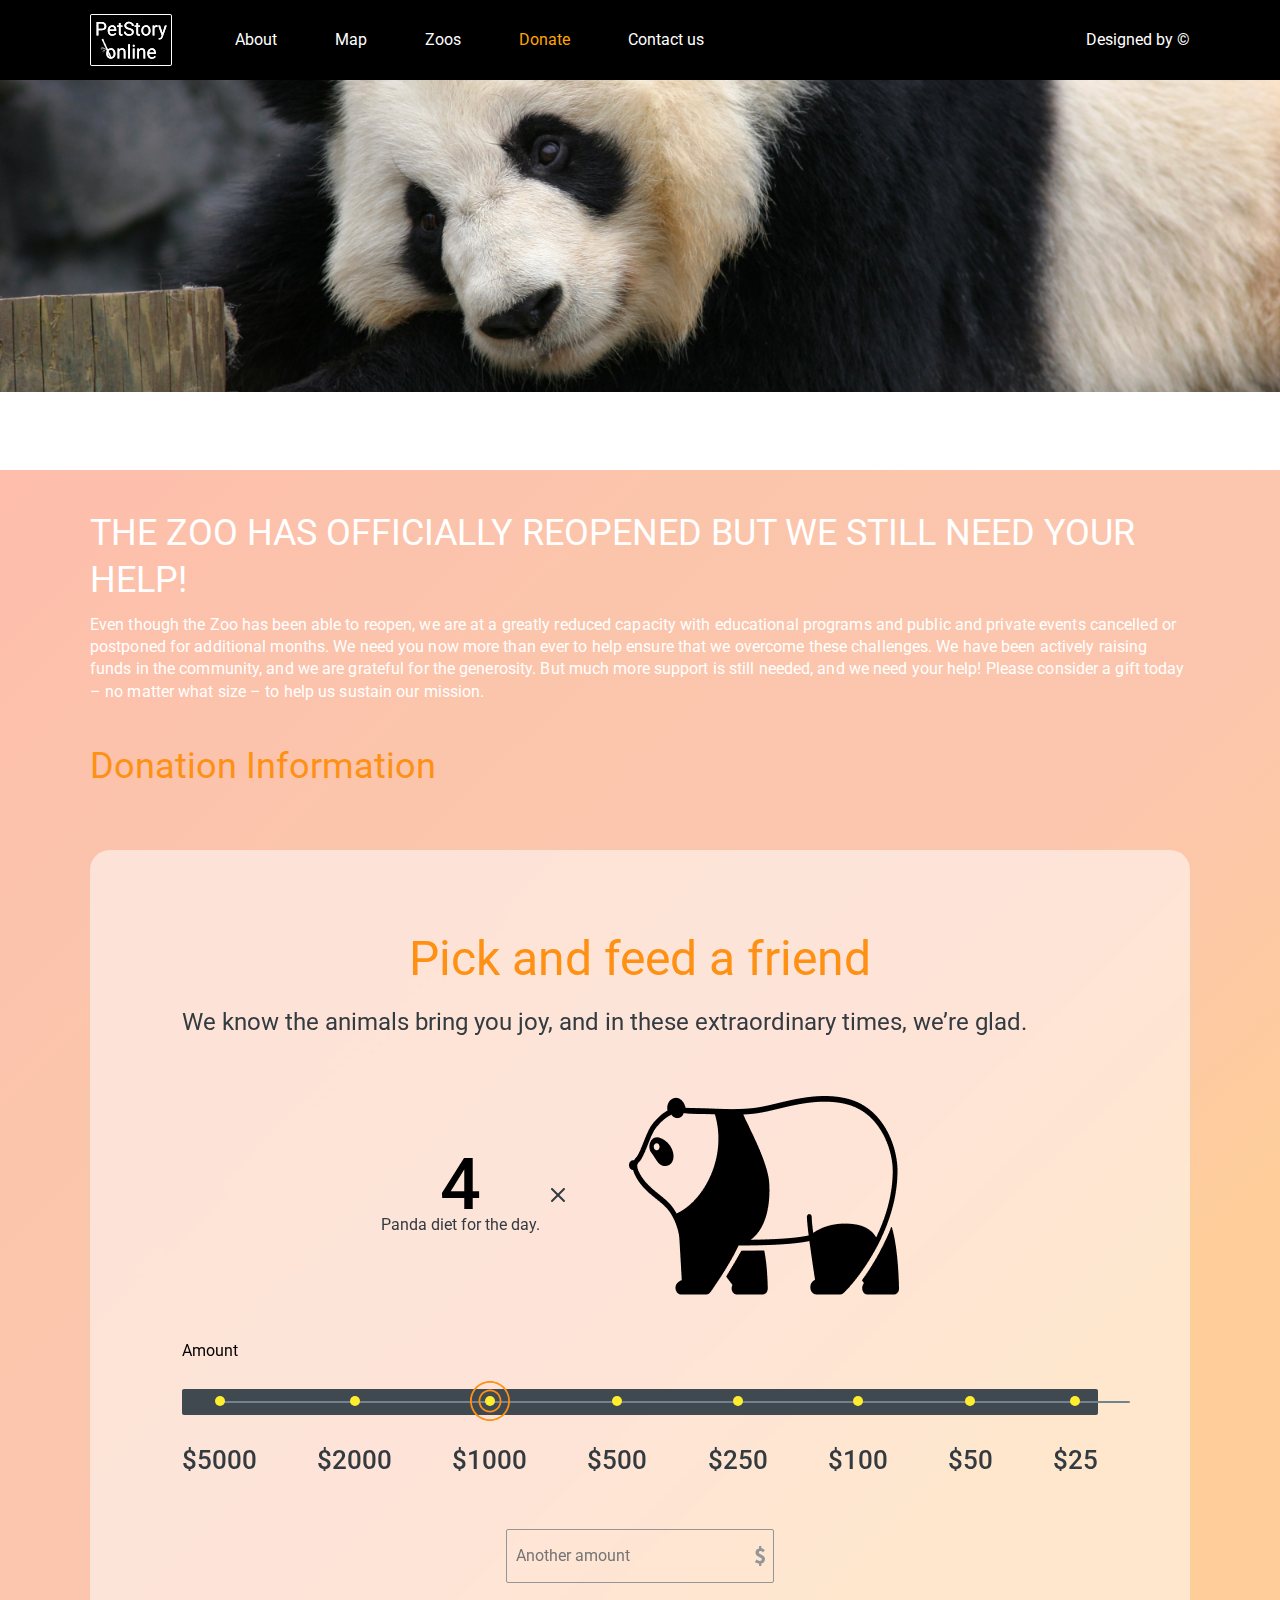
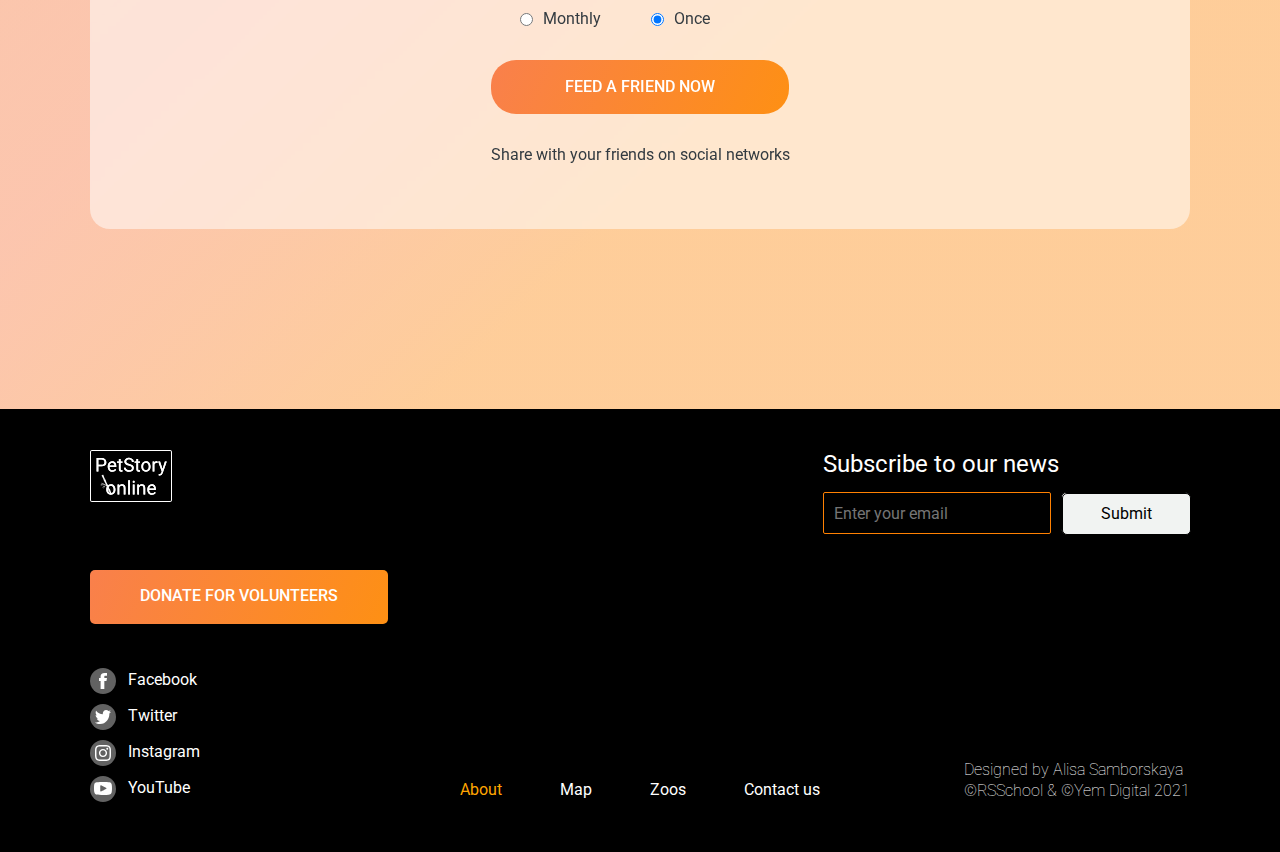
<file: pages/donate/index.html>
<!DOCTYPE html>
<html lang="en">

<head>
	<meta charset="UTF-8">
	<meta http-equiv="X-UA-Compatible" content="IE=edge">
	<meta name="viewport" content="width=device-width, initial-scale=1.0">
	<link rel="stylesheet" href="../../assets/styles/css/style_donate.css">
	<title>PetStory</title>
</head>

<body>
	<div class="wrapper">
		<header class="header">
			<div class="header__container">
				<div class="header__body">
					<a href="../../pages/main/index.html" class="header__logo"><img
							src="../../assets/images/header/logo_header.svg" alt=""></a>
					<a href="" class="header__logo-mobile"><img src="../../assets/images/header/logo_header-640.svg"
							alt=""></a>
					<h1 class="header__h1">PetStory Online</h1>
					<nav class="header__menu menu">
						<div class="menu__body">
							<ul class="menu__list">
								<li class="menu__item"><a href="../../pages/main/index.html" class="menu__link">About</a>
								</li>
								<li class="menu__item"><a href="#" class="menu__link">Map</a></li>
								<li class="menu__item"><a href="#" class="menu__link">Zoos</a></li>
								<li class="menu__item"><a href="../../pages/donate/index.html" class="menu__link act">Donate</a>
								</li>
								<li class="menu__item"><a href="#" class="menu__link">Contact us</a></li>
							</ul>
						</div>
						<div class="menu__design"><a href="https://www.figma.com/file/jfEFwkXVj1WRq7sUHDr8os/PetStory-online"
								class="menu__link">Designed by ©</a></div>
						<div class="menu__icon">
							<span></span>
						</div>
					</nav>
				</div>
			</div>
		</header>
		<main class="main">
			<div class="main_container">
				<div class="main__body"></div>
			</div>
		</main>
		<section class="section__donate donate__section">
			<div class="donate__container">
				<div class="donate__body">
					<div class="donate__text-block text-block">
						<h2 class="text-block__title">THE ZOO HAS OFFICIALLY REOPENED BUT WE STILL NEED YOUR HELP!</h2>
						<div class="text-block__text">Even though the Zoo has been able to reopen, we are at a greatly reduced capacity with educational programs and public and private events cancelled or postponed for additional months. We need you now more than ever to help ensure that we overcome these challenges. We have been actively raising funds in the community, and we are grateful for the generosity. <span>But much more support is still needed, and we need your help! Please consider a gift today – no matter what size – to help us sustain our mission.</span></div>
						<h2 class="text-block__tittle-ogange">Donation Information</h2>
					</div>
					<div class="donate__block block-donate">
						<div class="block-donate__text-block">
							<h2 class="block-donate__text-title">Pick and feed a friend</h2>
							<div class="block-donate__text-subtitle">We know the animals bring you joy, and in these extraordinary times, we’re glad.</div>
						</div>
						<div class="block-donate__panda-gif">
							<div class="block-donate__panda-item">
								<div class="block-donate__panda-number">4</div>
								<div class="block-donate__panda-text">Panda diet for the day.</div>
							</div>
							<div class="block-donate__panda-to">
								<img src="../../assets/images/dotate/donate/x_icon.svg" alt="">
							</div>
							<div class="block-donate__panda-image">
								<img src="../../assets/images/dotate/donate/panda.png" alt="">
							</div>
						</div>
						<div class="block-donate__panda-donate-line panda-donate-line">
							<div class="panda-donate-line__text">Amount</div>
							<div class="panda-donate-line__donate-line">
								<div class="donate-line__block">
									<a href="#">
									<div class="donate-line__frame"><div class="donate-line__circle"></div></div>
									</a>
									<div class="donate-line__number">$5000</div>
								</div>
								<div class="donate-line__block">
									<a href="#">
									<div class="donate-line__frame"><div class="donate-line__circle"></div></div>
									</a>
									<div class="donate-line__number">$2000</div>
								</div>
								<div class="donate-line__block">
									<a href="#">	
									<div class="donate-line__frame">
										<img src="../../assets/images/dotate/donate/roller_icon.svg" alt="">
										<div class="donate-line__circle"></div>
									</div>
									</a>
									<div class="donate-line__number">$1000</div>
								</div>
								<div class="donate-line__block">
									<a href="#">
									<div class="donate-line__frame"><div class="donate-line__circle"></div></div>
									</a>
									<div class="donate-line__number">$500</div>
								</div>
								<div class="donate-line__block">
									<a href="#">
									<div class="donate-line__frame"><div class="donate-line__circle"></div></div>
									</a>
									<div class="donate-line__number">$250</div>
								</div>
								<div class="donate-line__block">
									<a href="#">
									<div class="donate-line__frame"><div class="donate-line__circle"></div></div>
									</a>
									<div class="donate-line__number">$100</div>
								</div>
								<div class="donate-line__block">
									<a href="#">
									<div class="donate-line__frame"><div class="donate-line__circle"></div></div>
									</a>
									<div class="donate-line__number">$50</div>
								</div>
								<div class="donate-line__block">
									<a href="#">
									<div class="donate-line__frame"><div class="donate-line__circle"></div></div>
									</a>
									<div class="donate-line__number">$25</div>
								</div>
							</div>
						</div>
						<form action="#" class="block-donate__form form-donate-block">
							<input type="number" min="1" max="5" placeholder="Another amount" class="form-donate-block__input">
							<div class="form-donate-block__radio-block">
								<input type="radio" name="donate" value="Monthly" class="form-donate-block__radio-check">
								<div class="form-donate-block__radio-text">Monthly</div>
								<input type="radio" name="donate" value="Once" checked class="form-donate-block__radio-check">
								<div class="form-donate-block__radio-text">Once</div>
							</div>
							<div class="form-donate-block__button button">
								<button type="submit" value="Submit" class="button__button-circle">Feed a friend now</button>
							</div>
						</form>
						<div class="block-donate__panda-text">Share with your friends on social networks </div>
					</div>
				</div>
			</div>
		</section>
		<footer class="footer">
			<div class="footer__container">
				 <div class="footer__body">
					  <div class="footer__part1 part1__footer">
							<a href="" class="part1__logo">
								 <img src="../../assets/images/footer/logo_header.svg" alt="">
							</a>
							<div class="part1__button button">
								 <button onclick="location.href='../../pages/donate/index.html'" type="button" class="button__button-rectangle">donate for volunteers</button>
							</div>
							<div class="part1__icons">
								 <a href="" class="part1__icon-body" >
									  <div class="part1__icon-logo">
											<img src="../../assets/images/footer/icon_facebook.svg" alt="">
									  </div>
									  <div class="part1__icon-name">Facebook</div>
								 </a>
								 <a href="" class="part1__icon-body" >
									  <div class="part1__icon-logo">
											<img src="../../assets/images/footer/icon_twiter.svg" alt="">
									  </div>
									  <div class="part1__icon-name">Twitter</div>
								 </a>
								 <a href="" class="part1__icon-body" >
									  <div class="part1__icon-logo">
											<img src="../../assets/images/footer/icon_instagram.svg" alt="">
									  </div>
									  <div class="part1__icon-name">Instagram</div>
								 </a>
								 <a href="" class="part1__icon-body" >
									  <div class="part1__icon-logo">
											<img src="../../assets/images/footer/icon_youtube.svg" alt="">
									  </div>
									  <div class="part1__icon-name">YouTube</div>
								 </a>
							</div>
					  </div>
					  <div class="footer__menu menu-footer">
							<div class="menu-footer__body">
								 <ul class="menu-footer__list">
									  <li class="menu-footer__item"><a href="#" class="menu__link act">About</a></li>
									  <li class="menu-footer__item"><a href="#" class="menu__link">Map</a></li>
									  <li class="menu-footer__item"><a href="#" class="menu__link">Zoos</a></li>
									  <li class="menu-footer__item"><a href="#" class="menu__link">Contact us</a></li>
								 </ul>
							</div>
					  </div>
					  <div class="footer__part3">
							<div class="footer__form">
								 <div class="footer__subscribe-text">Subscribe to our news</div>
								 <form action="" class="footer__subscribe-form subscribe-form">
								 <input type="email" placeholder="Enter your email" class="subscribe-form__input">
								 <div class="subscribe-form__button button-subscribe">
									  <button class="button-subscribe button-rectangle">Submit</button>
								 </div>
							</form>
							</div>
							<div class="footer__author">
								 <div class="footer__designed">Designed by Alisa Samborskaya</div>
								 <div class="footer__rss">©RSSchool & ©Yem Digital 2021</div>
							</div>
					  </div>
				 </div>
			</div>
	  </footer>
	</div>
	<!-- <script src="script.js"></script> -->
</body>

</html>
</file>
<file: assets/styles/css/style_donate.css>
@import url(https://fonts.googleapis.com/css?family=Roboto:100,300,regular,500,700);
* {
  padding: 0;
  margin: 0;
  border: 0;
}

*, *:before, *:after {
  box-sizing: border-box;
}

:focus, :active {
  outline: none;
}

a:focus, a:active {
  outline: none;
}

nav, footer, header, aside {
  display: block;
}

html, body {
  height: 100%;
  width: 100%;
  font-size: 100%;
  line-height: 1;
  -ms-text-size-adjust: 100%;
  -moz-text-size-adjust: 100%;
  -webkit-box-size-adjust: 100%;
}

input, button, textarea {
  font-family: inherit;
}

input::-ms-clear {
  display: none;
}

button {
  cursor: pointer;
}

button::-moz-focus-inner {
  padding: 0;
  border: 0;
}

a, a:visited {
  text-decoration: none;
}

a:hover {
  text-decoration: none;
}

ul, li {
  list-style: none;
}

img {
  vertical-align: top;
}

h1, h2, h3, h4, h5, h6 {
  font-size: inherit;
  font-weight: inherit;
}

body {
  color: #000000;
  font-size: 16px;
  font-family: "Roboto";
}
body._lock {
  overflow: hidden;
}

.wrapper {
  width: 100%;
  min-height: 100%;
  overflow: hidden;
  display: flex;
  flex-direction: column;
}

[class*=__container] {
  max-width: 1340px;
  padding: 0px 90px;
  margin: 0px auto;
}
@media (max-width: 1160px) {
  [class*=__container] {
    max-width: 1160px;
    padding: 0px 30px;
  }
}
@media (max-width: 760px) {
  [class*=__container] {
    max-width: 760px;
    padding: 0px 20px;
  }
}

.page {
  flex: 1 1 auto;
}

.header {
  position: absolute;
  top: 0;
  left: 0;
  width: 100%;
  background-color: #000000;
  z-index: 10;
}
.header__body {
  display: flex;
  align-items: center;
  height: 80px;
}
@media (max-width: 640px) {
  .header__body {
    height: 34px;
  }
}
.header__h1 {
  display: none;
}
@media (max-width: 640px) {
  .header__logo {
    display: none;
  }
}
.header__logo-mobile {
  display: none;
}
@media (max-width: 640px) {
  .header__logo-mobile {
    display: block;
  }
}
.menu {
  display: flex;
  justify-content: space-between;
  width: 100%;
}
@media (max-width: 640px) {
  .menu {
    justify-content: end;
  }
}
.menu__body {
  margin: 0px 0px 0px 63px;
  flex: 1 1 60%;
}
@media (max-width: 640px) {
  .menu__body {
    display: none;
  }
}
.menu__list {
  display: flex;
  gap: 58px;
}
@media (max-width: 1000px) {
  .menu__list {
    gap: 3vw;
  }
}
.menu__link {
  position: relative;
  font-size: 16px;
  line-height: 140%;
  color: #FFFFFF;
}
.menu__link:hover::after {
  content: "";
  position: absolute;
  left: 0;
  bottom: -5px;
  width: 100%;
  height: 3px;
  background-color: #FE9013;
}
.menu__link.act {
  color: orange;
}
@media (max-width: 640px) {
  .menu__design {
    display: none;
  }
}
@media (max-width: 640px) {
  .menu__icon {
    display: block;
    position: relative;
    width: 18px;
    height: 10px;
    z-index: 3;
  }
  .menu__icon span, .menu__icon::before, .menu__icon::after {
    position: absolute;
    left: 0;
    content: "";
    background-color: #ffffff;
    height: 2px;
    border-radius: 2px;
    width: 100%;
    transition: all 0.3s ease 0s;
  }
  .menu__icon::before {
    top: 0;
  }
  .menu__icon::after {
    top: 100%;
  }
  .menu__icon span {
    top: 50%;
  }
}

.main {
  margin-top: 80px;
  width: 100%;
  height: 390px;
  background: url("../../images/dotate/main/panda_bg.jpg") 0 0/100% auto no-repeat;
}
.donate__section {
  background: linear-gradient(315.75deg, rgba(254, 210, 144, 0.7) 30.06%, #FEBDAB 100.95%, rgba(254, 210, 144, 0.7) 106.36%), linear-gradient(315.75deg, rgba(254, 189, 171, 0.74) 30.06%, rgba(243, 169, 248, 0.66) 50.74%, #E0D8F0 80.49%, #EAF7FE 127.9%, #EAF7FE 149.54%), linear-gradient(315.75deg, rgba(254, 189, 171, 0.74) 30.06%, rgba(243, 169, 248, 0.66) 50.74%, #E0D8F0 80.49%, #EAF7FE 127.9%, #EAF7FE 149.54%);
}
.text-block {
  padding: 40px 0px 60px 0px;
}
.text-block__title {
  font-size: 36px;
  line-height: 130%;
  color: #FFFFFF;
}
.text-block__text {
  padding: 10px 0px 40px 0px;
  font-weight: 400;
  font-size: 16px;
  line-height: 140%;
  color: #FFFFFF;
  letter-spacing: 0.1px;
}
.text-block__text.span {
  font-weight: 500;
}
.text-block__tittle-ogange {
  font-size: 36px;
  line-height: 130%;
  color: #FE9013;
}

.block-donate {
  margin-bottom: 180px;
  padding: 40px 92px 62px;
  background: rgba(255, 255, 255, 0.52);
  -webkit-backdrop-filter: blur(2px);
          backdrop-filter: blur(2px);
  border-radius: 20px;
  display: flex;
  flex-direction: column;
}
.block-donate__text-block {
  padding-top: 40px;
  padding-bottom: 60px;
}
.block-donate__text-title {
  font-size: 48px;
  line-height: 120%;
  color: #FE9013;
  text-align: center;
  padding-bottom: 20px;
}
.block-donate__text-subtitle {
  font-size: 24px;
  line-height: 120%;
  color: #333B41;
  text-align: left;
}
.block-donate__panda-gif {
  display: flex;
  align-items: center;
  justify-content: center;
  padding-bottom: 48px;
}
.block-donate__panda-number {
  font-weight: 500;
  font-size: 72px;
  line-height: 80%;
  text-transform: uppercase;
  color: #000000;
  text-align: center;
}
.block-donate__panda-text {
  font-size: 16px;
  line-height: 140%;
  color: #333B41;
  text-align: center;
}
.block-donate__panda-to {
  padding: 0px 64px 0px 11px;
}
.block-donate__input-block {
  display: flex;
  align-items: center;
  gap: 50px;
}
.block-donate__input-radio {
  font-size: 16px;
  line-height: 140%;
  color: #333B41;
}
.block-donate__input-radio.type-input {
  padding-left: 10px;
}
.block-donate__button {
  text-align: center;
  margin: 30px 0px;
}

.button .button__button-circle {
  color: #ffffff;
  font-weight: 500;
  font-size: 16px;
  line-height: 140%;
  text-transform: uppercase;
  width: 298px;
  height: 54px;
  background: linear-gradient(113.96deg, #F9804B 1.49%, #FE9013 101.44%);
  border-radius: 25px;
  transition: all 0.3s ease 0s;
}
.button .button__button-circle:hover {
  transform: scale(1.05);
  background: linear-gradient(#E47209, #E47209);
}
.button .button__button-circle:active {
  transform: scale(1);
  background: linear-gradient(#4B9200, #4B9200);
}
.button .button__button-rectangle {
  color: #ffffff;
  font-weight: 500;
  font-size: 16px;
  line-height: 140%;
  text-transform: uppercase;
  width: 298px;
  height: 54px;
  background: linear-gradient(113.96deg, #F9804B 1.49%, #FE9013 101.44%);
  border-radius: 5px;
  transition: all 0.3s ease 0s;
}
.button .button__button-rectangle:hover {
  transform: scale(1.05);
  background: linear-gradient(#E47209, #E47209);
}
.button .button__button-rectangle:active {
  transform: scale(1);
  background: linear-gradient(#4B9200, #4B9200);
}

.block-donate__form {
  text-align: center;
}

.form-donate-block__input {
  width: 268px;
  height: 54px;
  border: 1px solid #929699;
  border-radius: 2px;
  background: url("../../../assets/images/dotate/donate/dollar_icon.svg") 248px 50% no-repeat;
  padding: 0px 0px 0px 9px;
  font-size: 16px;
  line-height: 140%;
  color: #929699;
}
.form-donate-block__input::-webkit-outer-spin-button, .form-donate-block__input::-webkit-inner-spin-button {
  -webkit-appearance: none;
  margin: 0;
}
.form-donate-block__input[type=number] {
  -moz-appearance: textfield;
}
.form-donate-block__radio-block {
  display: flex;
  align-items: center;
  justify-content: center;
  padding: 25px 0px 30px 0px;
}
.form-donate-block__radio-check {
  cursor: pointer;
}
.form-donate-block__radio-text {
  padding: 0px 50px 0px 10px;
  font-size: 16px;
  line-height: 140%;
  color: #333B41;
}
.form-donate-block__button {
  margin-bottom: 30px;
}

.block-donate__panda-donate-line {
  margin-bottom: 50px;
}

.panda-donate-line {
  max-width: 1000px;
}
.panda-donate-line__text {
  margin-bottom: 22px;
}
.panda-donate-line__donate-line {
  position: relative;
  display: flex;
  justify-content: space-between;
  width: 100%;
}
.panda-donate-line__donate-line::before {
  position: absolute;
  content: "";
  width: 100%;
  height: 26px;
  top: 8px;
  left: 0;
  background: #404950;
  border-radius: 2px;
  z-index: 0;
}
.panda-donate-line__donate-line::after {
  position: absolute;
  content: "";
  width: 910px;
  height: 2px;
  top: 20px;
  left: 38px;
  background: #72828E;
  border-radius: 2px;
  z-index: 0;
}

.donate-line {
  position: relative;
  margin-top: 10px;
}
.donate-line__locator {
  position: absolute;
}
.donate-line a {
  cursor: pointer;
}
.donate-line__block {
  display: flex;
  flex-direction: column;
  align-items: center;
  gap: 21px;
}
.donate-line__frame {
  display: flex;
  justify-content: center;
  align-items: center;
  position: relative;
  width: 40px;
  height: 40px;
  z-index: 2;
}
.donate-line__circle {
  position: relative;
  width: 10px;
  height: 10px;
  border-radius: 50%;
  background-color: #FFEE2E;
  z-index: 5;
}
.donate-line__number {
  font-weight: 500;
  font-size: 26px;
  line-height: 140%;
  text-transform: uppercase;
  color: #333B41;
}

.footer {
  background-color: #000000;
}
.footer__body {
  display: flex;
  margin-top: 41px;
  margin-bottom: 50px;
}
.footer__part1 {
  flex: 0 1 33.333%;
}
.footer__menu {
  flex: 0 1 33.333%;
}
.footer__part3 {
  flex: 0 1 33.333%;
  display: flex;
  flex-direction: column;
  align-items: end;
  justify-content: space-between;
}
.footer__subscribe-text {
  font-size: 24px;
  line-height: 120%;
  color: #FFFFFF;
}
.footer__author {
  font-weight: 100;
  font-size: 16px;
  line-height: 130%;
  color: #FFFFFF;
}
.part1__logo {
  display: block;
}
.part1__button {
  margin: 68px 0px 44px 0px;
}
.part1__icons {
  display: flex;
  flex-direction: column;
  gap: 10px;
}
.part1__icon-body {
  display: flex;
  align-items: center;
  gap: 12px;
}
.part1__icon-logo {
  display: flex;
  justify-content: center;
  align-items: center;
  width: 26px;
  height: 26px;
  border-radius: 50%;
  background: rgba(196, 196, 196, 0.5);
}
.part1__icon-logo:hover {
  background: #4B9200;
}
.part1__icon-name {
  font-size: 16px;
  line-height: 140%;
  color: #FFFFFF;
}
.part1__icon-name:hover {
  color: #4B9200;
}

.menu-footer {
  display: flex;
  flex-direction: column;
  justify-content: end;
}
.menu-footer__list {
  display: flex;
  gap: 58px;
  justify-content: center;
}
.menu-footer__link.act {
  color: orange;
}
.subscribe-form {
  display: flex;
  justify-content: end;
  gap: 10px;
  margin-top: 14px;
}
.subscribe-form__input {
  width: 228px;
  height: 42px;
  border: 1px solid #ff8102;
  border-radius: 2px;
  background-color: #000000;
  font-size: 16px;
  line-height: 140%;
  color: #BDBDBD;
  padding: 0px 7px 0px 10px;
}
.subscribe-form__input:focus {
  border: 1px solid #4B9200;
}
.subscribe-form__button {
  width: 129px;
  height: 42px;
}

.button-subscribe {
  width: 129px;
  height: 42px;
  background: #F1F3F2;
  border: 1px solid #000;
  border-radius: 5px;
  font-size: 16px;
  line-height: 140%;
  color: #000;
}
.button-subscribe:hover {
  color: #4B9200;
  border: 1px solid #4B9200;
}
.button-subscribe:active {
  color: #4B9200;
  border: 1px solid #4B9200;
}
</file>
